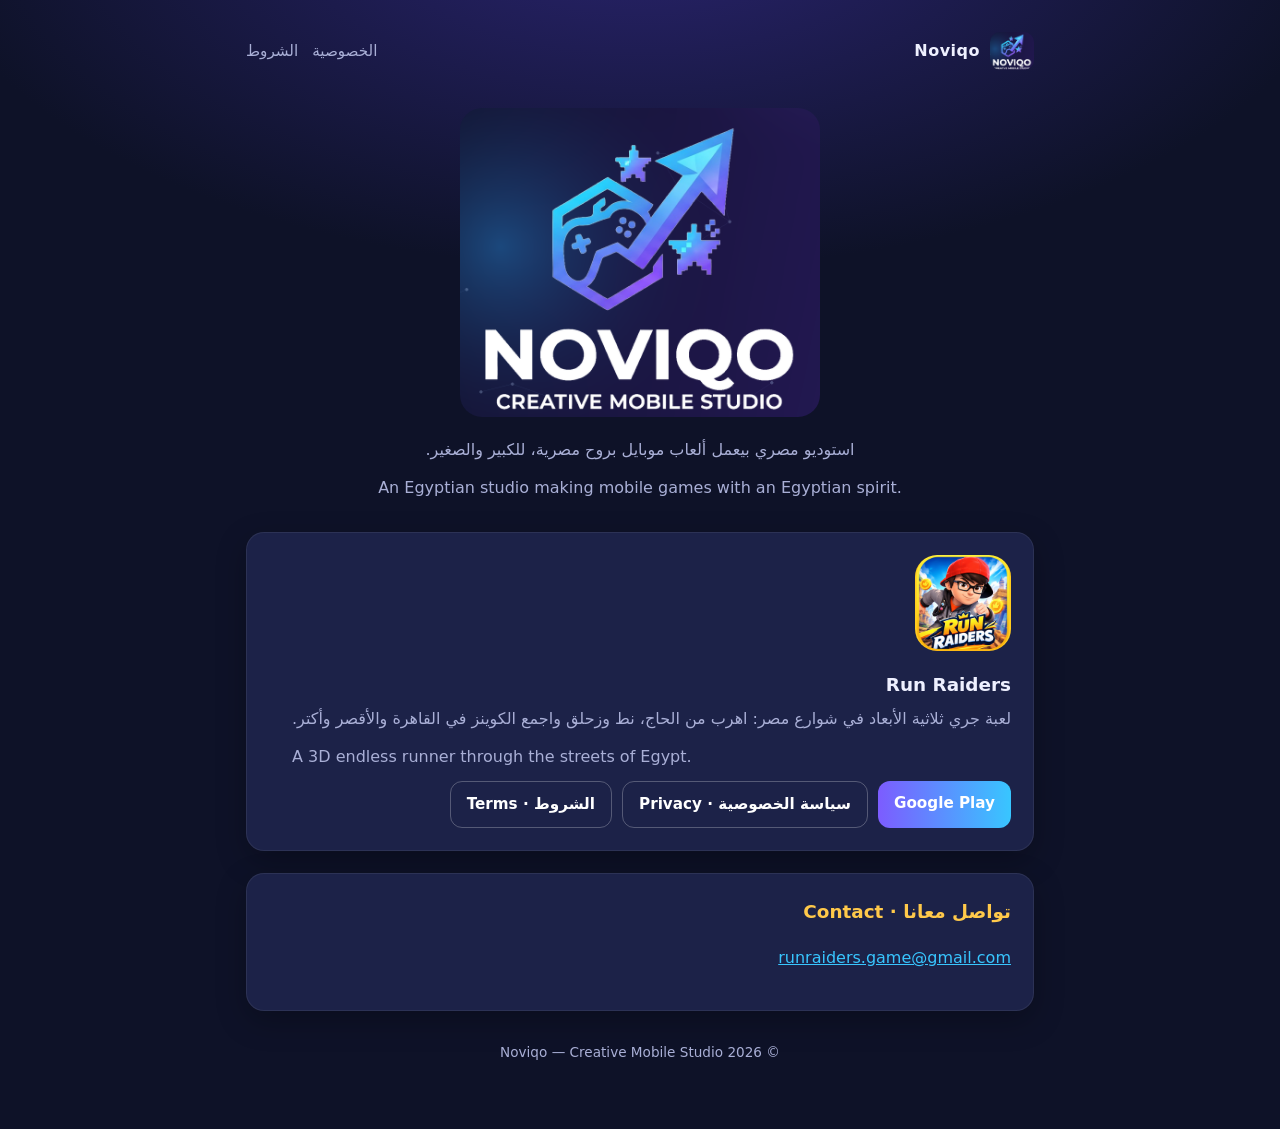
<file: index.html>
<!doctype html>
<html lang="ar" dir="rtl">
<head>
<meta charset="utf-8">
<meta name="viewport" content="width=device-width, initial-scale=1">
<title>Noviqo — Creative Mobile Studio</title>
<meta name="description" content="Noviqo is an Egyptian creative mobile games studio, maker of Run Raiders.">
<link rel="icon" href="run-raiders-icon.png">
<link rel="stylesheet" href="style.css">
</head>
<body>
<div class="wrap">
  <header class="top">
    <a class="brand" href="./"><img src="noviqo-logo.png" alt="">Noviqo</a>
    <nav><a href="privacy.html">الخصوصية</a><a href="terms.html">الشروط</a></nav>
  </header>

  <section class="hero">
    <img class="logo" src="noviqo-logo.png" alt="Noviqo — Creative Mobile Studio">
    <p>استوديو مصري بيعمل ألعاب موبايل بروح مصرية، للكبير والصغير.</p>
    <p dir="ltr" style="text-align:center">An Egyptian studio making mobile games with an Egyptian spirit.</p>
  </section>

  <section class="card">
    <div class="game">
      <img src="run-raiders-icon.png" alt="Run Raiders">
      <div>
        <h2 style="color:var(--ink);margin-top:0">Run Raiders</h2>
        <p>لعبة جري ثلاثية الأبعاد في شوارع مصر: اهرب من الحاج، نط وزحلق واجمع الكوينز في القاهرة والأقصر وأكتر.</p>
        <p dir="ltr">A 3D endless runner through the streets of Egypt.</p>
        <div class="btns">
          <a class="btn" href="https://play.google.com/store/apps/details?id=com.runraiders.game">Google Play</a>
          <a class="btn ghost" href="privacy.html">سياسة الخصوصية · Privacy</a>
          <a class="btn ghost" href="terms.html">الشروط · Terms</a>
        </div>
      </div>
    </div>
  </section>

  <section class="card">
    <h2 style="margin-top:0">تواصل معانا · Contact</h2>
    <p><a href="mailto:runraiders.game@gmail.com">runraiders.game@gmail.com</a></p>
  </section>

  <footer>© 2026 Noviqo — Creative Mobile Studio</footer>
</div>
</body>
</html>
</file>
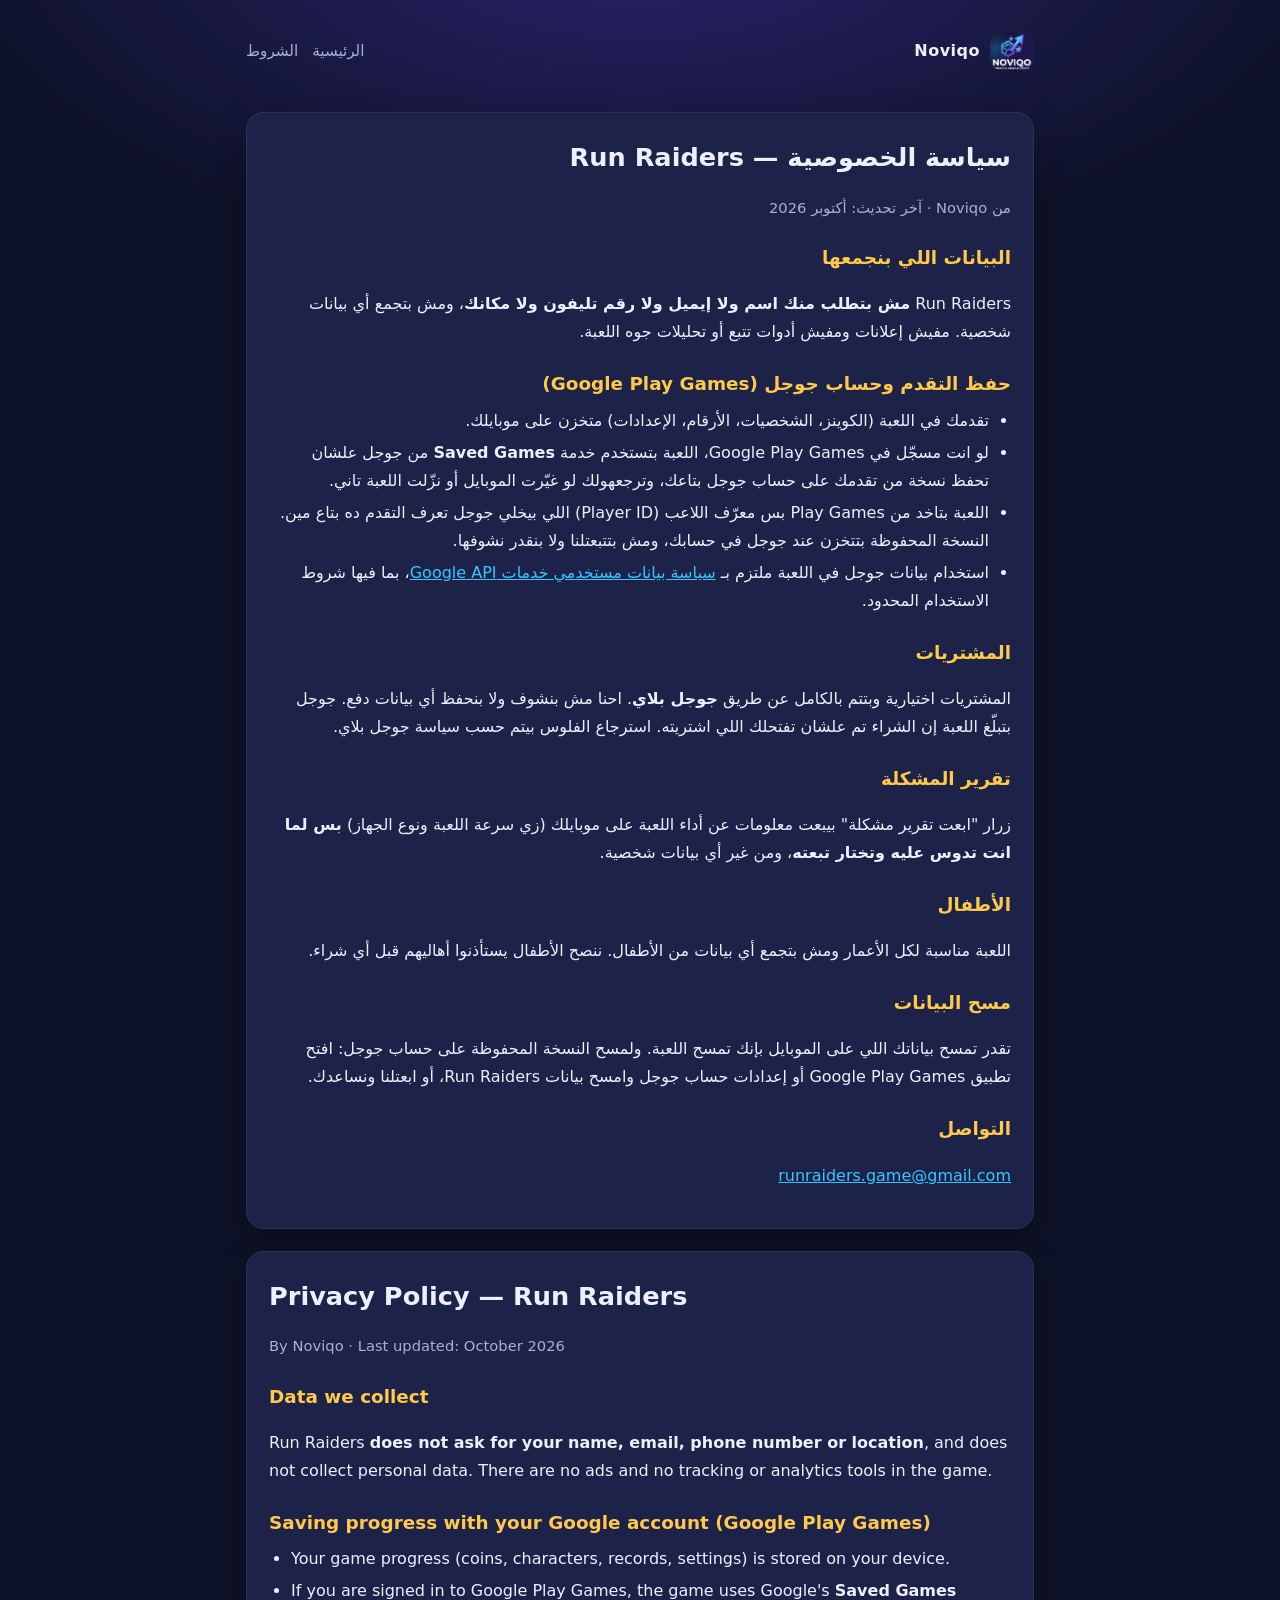
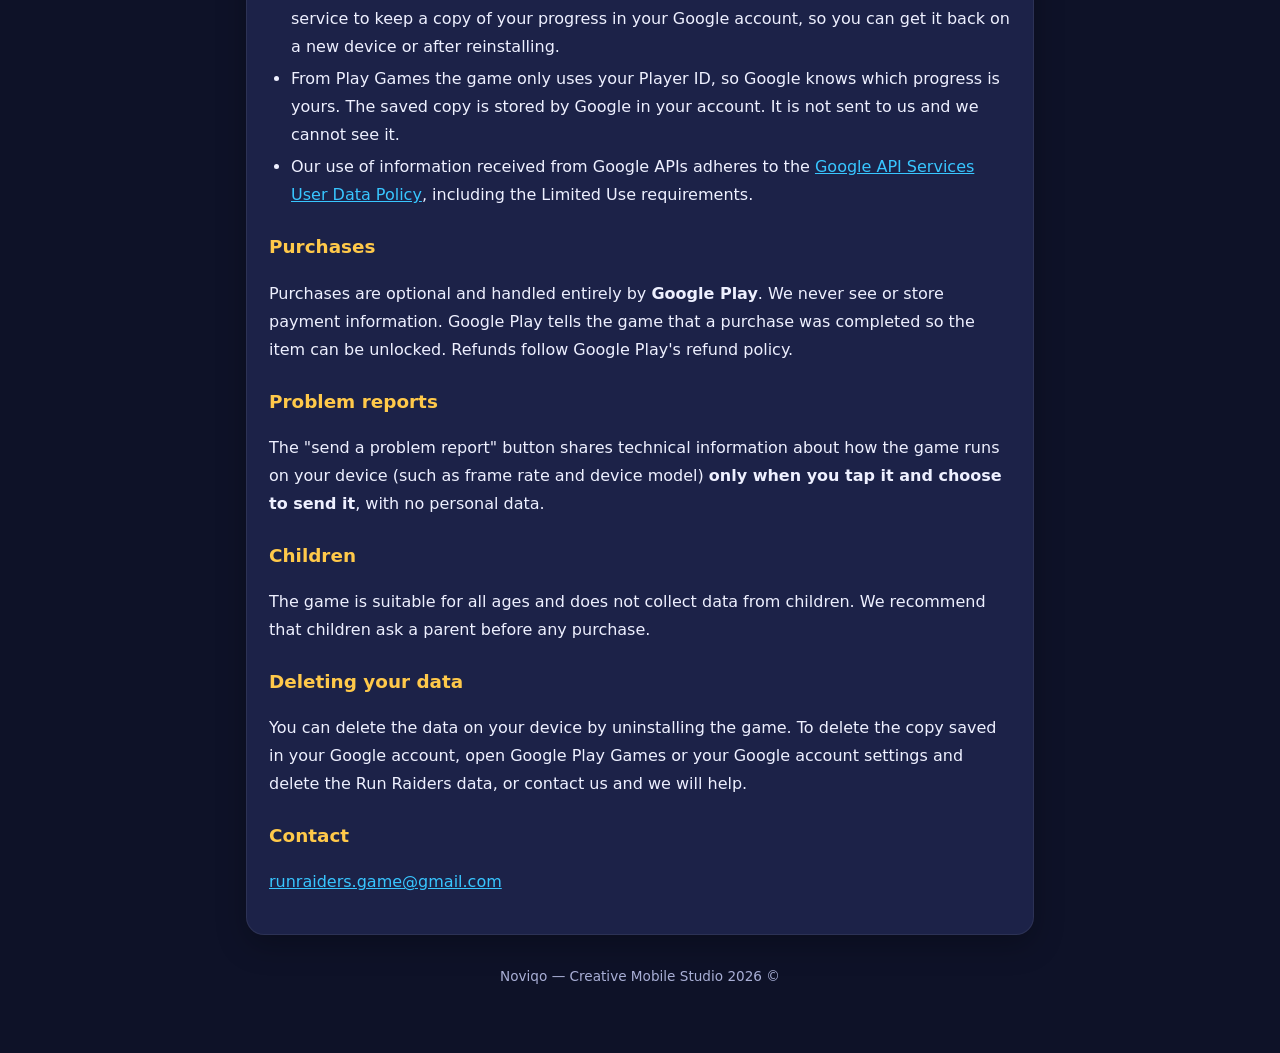
<file: privacy.html>
<!doctype html>
<html lang="ar" dir="rtl">
<head>
<meta charset="utf-8">
<meta name="viewport" content="width=device-width, initial-scale=1">
<title>Run Raiders — Privacy Policy</title>
<link rel="icon" href="run-raiders-icon.png">
<link rel="stylesheet" href="style.css">
</head>
<body>
<div class="wrap">
  <header class="top">
    <a class="brand" href="./"><img src="noviqo-logo.png" alt="">Noviqo</a>
    <nav><a href="./">الرئيسية</a><a href="terms.html">الشروط</a></nav>
  </header>

  <section class="card" dir="rtl">
    <h1>سياسة الخصوصية — Run Raiders</h1>
    <p class="muted">من Noviqo · آخر تحديث: أكتوبر 2026</p>

    <h2>البيانات اللي بنجمعها</h2>
    <p>Run Raiders <b>مش بتطلب منك اسم ولا إيميل ولا رقم تليفون ولا مكانك</b>، ومش بتجمع أي بيانات شخصية. مفيش إعلانات ومفيش أدوات تتبع أو تحليلات جوه اللعبة.</p>

    <h2>حفظ التقدم وحساب جوجل (Google Play Games)</h2>
    <ul>
      <li>تقدمك في اللعبة (الكوينز، الشخصيات، الأرقام، الإعدادات) متخزن على موبايلك.</li>
      <li>لو انت مسجّل في Google Play Games، اللعبة بتستخدم خدمة <b>Saved Games</b> من جوجل علشان تحفظ نسخة من تقدمك على حساب جوجل بتاعك، وترجعهولك لو غيّرت الموبايل أو نزّلت اللعبة تاني.</li>
      <li>اللعبة بتاخد من Play Games بس معرّف اللاعب (Player ID) اللي بيخلي جوجل تعرف التقدم ده بتاع مين. النسخة المحفوظة بتتخزن عند جوجل في حسابك، ومش بتتبعتلنا ولا بنقدر نشوفها.</li>
      <li>استخدام بيانات جوجل في اللعبة ملتزم بـ <a href="https://developers.google.com/terms/api-services-user-data-policy">سياسة بيانات مستخدمي خدمات Google API</a>، بما فيها شروط الاستخدام المحدود.</li>
    </ul>

    <h2>المشتريات</h2>
    <p>المشتريات اختيارية وبتتم بالكامل عن طريق <b>جوجل بلاي</b>. احنا مش بنشوف ولا بنحفظ أي بيانات دفع. جوجل بتبلّغ اللعبة إن الشراء تم علشان تفتحلك اللي اشتريته. استرجاع الفلوس بيتم حسب سياسة جوجل بلاي.</p>

    <h2>تقرير المشكلة</h2>
    <p>زرار "ابعت تقرير مشكلة" بيبعت معلومات عن أداء اللعبة على موبايلك (زي سرعة اللعبة ونوع الجهاز) <b>بس لما انت تدوس عليه وتختار تبعته</b>، ومن غير أي بيانات شخصية.</p>

    <h2>الأطفال</h2>
    <p>اللعبة مناسبة لكل الأعمار ومش بتجمع أي بيانات من الأطفال. ننصح الأطفال يستأذنوا أهاليهم قبل أي شراء.</p>

    <h2>مسح البيانات</h2>
    <p>تقدر تمسح بياناتك اللي على الموبايل بإنك تمسح اللعبة. ولمسح النسخة المحفوظة على حساب جوجل: افتح تطبيق Google Play Games أو إعدادات حساب جوجل وامسح بيانات Run Raiders، أو ابعتلنا ونساعدك.</p>

    <h2>التواصل</h2>
    <p><a href="mailto:runraiders.game@gmail.com">runraiders.game@gmail.com</a></p>
  </section>

  <section class="card" dir="ltr">
    <h1>Privacy Policy — Run Raiders</h1>
    <p class="muted">By Noviqo · Last updated: October 2026</p>

    <h2>Data we collect</h2>
    <p>Run Raiders <b>does not ask for your name, email, phone number or location</b>, and does not collect personal data. There are no ads and no tracking or analytics tools in the game.</p>

    <h2>Saving progress with your Google account (Google Play Games)</h2>
    <ul>
      <li>Your game progress (coins, characters, records, settings) is stored on your device.</li>
      <li>If you are signed in to Google Play Games, the game uses Google's <b>Saved Games</b> service to keep a copy of your progress in your Google account, so you can get it back on a new device or after reinstalling.</li>
      <li>From Play Games the game only uses your Player ID, so Google knows which progress is yours. The saved copy is stored by Google in your account. It is not sent to us and we cannot see it.</li>
      <li>Our use of information received from Google APIs adheres to the <a href="https://developers.google.com/terms/api-services-user-data-policy">Google API Services User Data Policy</a>, including the Limited Use requirements.</li>
    </ul>

    <h2>Purchases</h2>
    <p>Purchases are optional and handled entirely by <b>Google Play</b>. We never see or store payment information. Google Play tells the game that a purchase was completed so the item can be unlocked. Refunds follow Google Play's refund policy.</p>

    <h2>Problem reports</h2>
    <p>The "send a problem report" button shares technical information about how the game runs on your device (such as frame rate and device model) <b>only when you tap it and choose to send it</b>, with no personal data.</p>

    <h2>Children</h2>
    <p>The game is suitable for all ages and does not collect data from children. We recommend that children ask a parent before any purchase.</p>

    <h2>Deleting your data</h2>
    <p>You can delete the data on your device by uninstalling the game. To delete the copy saved in your Google account, open Google Play Games or your Google account settings and delete the Run Raiders data, or contact us and we will help.</p>

    <h2>Contact</h2>
    <p><a href="mailto:runraiders.game@gmail.com">runraiders.game@gmail.com</a></p>
  </section>

  <footer>© 2026 Noviqo — Creative Mobile Studio</footer>
</div>
</body>
</html>
</file>
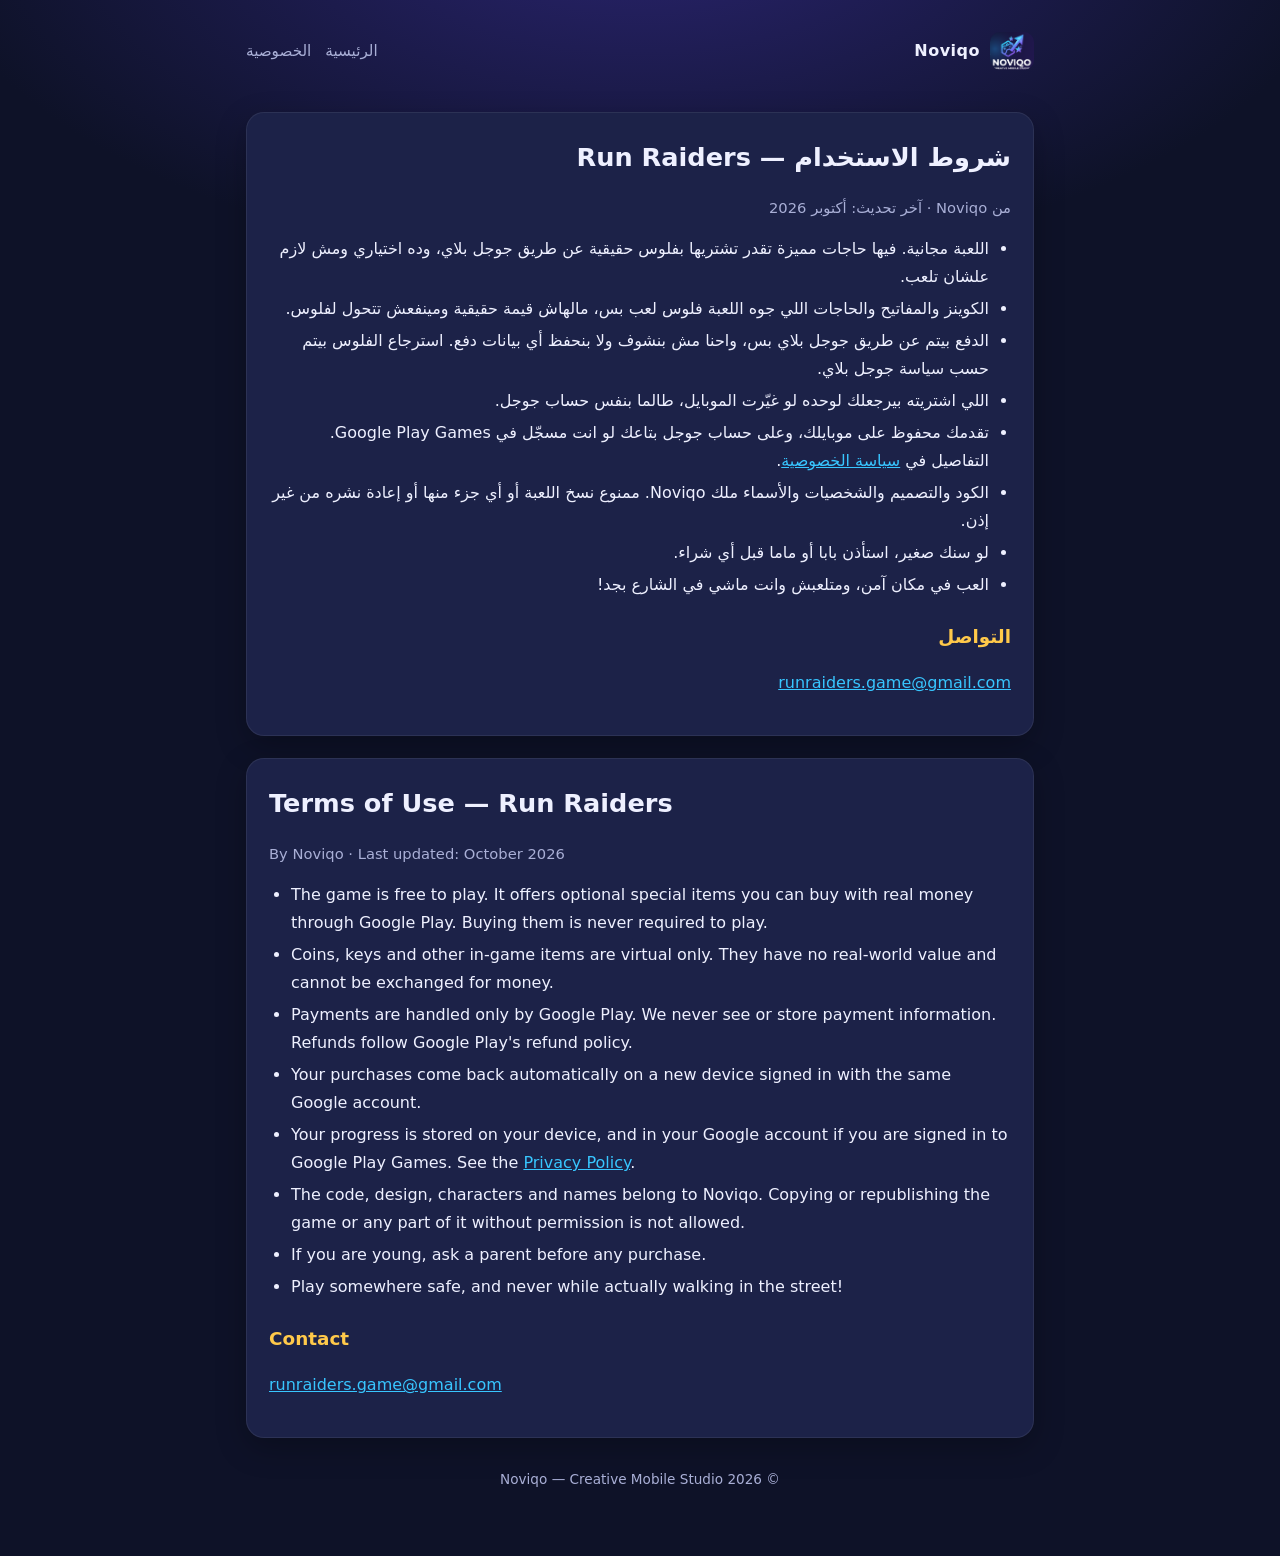
<file: terms.html>
<!doctype html>
<html lang="ar" dir="rtl">
<head>
<meta charset="utf-8">
<meta name="viewport" content="width=device-width, initial-scale=1">
<title>Run Raiders — Terms of Use</title>
<link rel="icon" href="run-raiders-icon.png">
<link rel="stylesheet" href="style.css">
</head>
<body>
<div class="wrap">
  <header class="top">
    <a class="brand" href="./"><img src="noviqo-logo.png" alt="">Noviqo</a>
    <nav><a href="./">الرئيسية</a><a href="privacy.html">الخصوصية</a></nav>
  </header>

  <section class="card" dir="rtl">
    <h1>شروط الاستخدام — Run Raiders</h1>
    <p class="muted">من Noviqo · آخر تحديث: أكتوبر 2026</p>
    <ul>
      <li>اللعبة مجانية. فيها حاجات مميزة تقدر تشتريها بفلوس حقيقية عن طريق جوجل بلاي، وده اختياري ومش لازم علشان تلعب.</li>
      <li>الكوينز والمفاتيح والحاجات اللي جوه اللعبة فلوس لعب بس، مالهاش قيمة حقيقية ومينفعش تتحول لفلوس.</li>
      <li>الدفع بيتم عن طريق جوجل بلاي بس، واحنا مش بنشوف ولا بنحفظ أي بيانات دفع. استرجاع الفلوس بيتم حسب سياسة جوجل بلاي.</li>
      <li>اللي اشتريته بيرجعلك لوحده لو غيّرت الموبايل، طالما بنفس حساب جوجل.</li>
      <li>تقدمك محفوظ على موبايلك، وعلى حساب جوجل بتاعك لو انت مسجّل في Google Play Games. التفاصيل في <a href="privacy.html">سياسة الخصوصية</a>.</li>
      <li>الكود والتصميم والشخصيات والأسماء ملك Noviqo. ممنوع نسخ اللعبة أو أي جزء منها أو إعادة نشره من غير إذن.</li>
      <li>لو سنك صغير، استأذن بابا أو ماما قبل أي شراء.</li>
      <li>العب في مكان آمن، ومتلعبش وانت ماشي في الشارع بجد!</li>
    </ul>
    <h2>التواصل</h2>
    <p><a href="mailto:runraiders.game@gmail.com">runraiders.game@gmail.com</a></p>
  </section>

  <section class="card" dir="ltr">
    <h1>Terms of Use — Run Raiders</h1>
    <p class="muted">By Noviqo · Last updated: October 2026</p>
    <ul>
      <li>The game is free to play. It offers optional special items you can buy with real money through Google Play. Buying them is never required to play.</li>
      <li>Coins, keys and other in-game items are virtual only. They have no real-world value and cannot be exchanged for money.</li>
      <li>Payments are handled only by Google Play. We never see or store payment information. Refunds follow Google Play's refund policy.</li>
      <li>Your purchases come back automatically on a new device signed in with the same Google account.</li>
      <li>Your progress is stored on your device, and in your Google account if you are signed in to Google Play Games. See the <a href="privacy.html">Privacy Policy</a>.</li>
      <li>The code, design, characters and names belong to Noviqo. Copying or republishing the game or any part of it without permission is not allowed.</li>
      <li>If you are young, ask a parent before any purchase.</li>
      <li>Play somewhere safe, and never while actually walking in the street!</li>
    </ul>
    <h2>Contact</h2>
    <p><a href="mailto:runraiders.game@gmail.com">runraiders.game@gmail.com</a></p>
  </section>

  <footer>© 2026 Noviqo — Creative Mobile Studio</footer>
</div>
</body>
</html>
</file>
<file: style.css>
:root {
  --bg: #0e1228;
  --bg2: #171c3d;
  --card: #1c2248;
  --ink: #eef0ff;
  --muted: #a9afd6;
  --accent: #7c5cff;
  --accent2: #38c6ff;
  --gold: #ffc94a;
}
* { box-sizing: border-box; }
html { -webkit-text-size-adjust: 100%; }
body {
  margin: 0;
  background: radial-gradient(1200px 600px at 50% -10%, #2a2470 0%, var(--bg) 60%) fixed, var(--bg);
  color: var(--ink);
  font-family: "Cairo", system-ui, "Segoe UI", Tahoma, Arial, sans-serif;
  line-height: 1.75;
}
a { color: var(--accent2); }
.wrap { max-width: 820px; margin: 0 auto; padding: 24px 16px 64px; }
header.top { display: flex; align-items: center; justify-content: space-between; gap: 12px; padding: 8px 0 20px; }
header.top a.brand { display: flex; align-items: center; gap: 10px; text-decoration: none; color: var(--ink); font-weight: 800; letter-spacing: .5px; }
header.top a.brand img { width: 44px; height: 38px; object-fit: cover; border-radius: 10px; }
nav a { color: var(--muted); text-decoration: none; margin-inline-start: 14px; font-size: .95rem; }
nav a:hover { color: var(--ink); }
.hero { text-align: center; padding: 18px 0 8px; }
.hero img.logo { width: min(360px, 80%); height: auto; border-radius: 22px; }
.hero p { color: var(--muted); max-width: 560px; margin: 10px auto 0; }
.card { background: var(--card); border: 1px solid rgba(255,255,255,.07); border-radius: 18px; padding: 22px; margin: 22px 0; box-shadow: 0 10px 30px rgba(0,0,0,.25); }
.game { display: flex; gap: 18px; align-items: center; flex-wrap: wrap; }
.game img { width: 96px; height: 96px; border-radius: 22px; flex: none; }
.game h2 { margin: 0 0 4px; }
.game p { margin: 0 0 10px; color: var(--muted); }
.btns { display: flex; gap: 10px; flex-wrap: wrap; }
.btn { display: inline-block; padding: 9px 16px; border-radius: 12px; background: linear-gradient(90deg, var(--accent), var(--accent2)); color: #fff; text-decoration: none; font-weight: 700; font-size: .95rem; }
.btn.ghost { background: transparent; border: 1px solid rgba(255,255,255,.25); }
h1 { font-size: 1.6rem; margin: 0 0 4px; }
h2 { font-size: 1.15rem; margin: 22px 0 6px; color: var(--gold); }
.muted { color: var(--muted); font-size: .92rem; }
ul { padding-inline-start: 22px; margin: 6px 0; }
li { margin: 4px 0; }
.lang-sep { border: none; border-top: 1px dashed rgba(255,255,255,.18); margin: 34px 0; }
footer { text-align: center; color: var(--muted); font-size: .85rem; margin-top: 30px; }
[dir=ltr] { text-align: left; }
</file>
